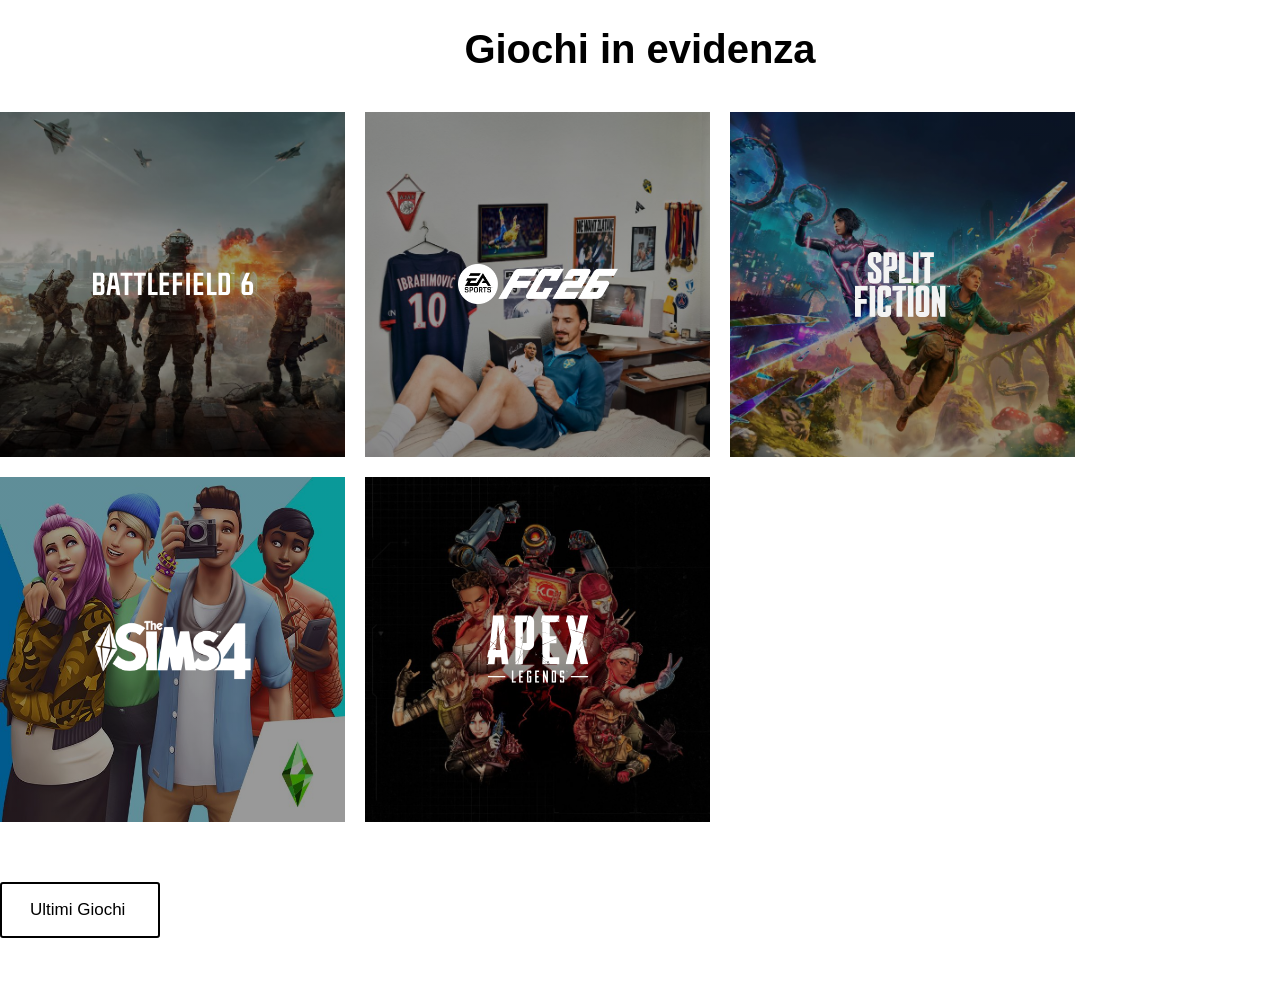
<file: giochi-in-evidenza.html>
<!doctype html>
<html lang="it">
  <head>
    <meta charset="UTF-8" />
    <meta name="viewport" content="width=device-width, initial-scale=1.0" />
    <title>Giochi In Evidenza</title>
    <link rel="stylesheet" href="giochi-in-evidenza.css" />
  </head>
  <!-- INIZIO GRIGLIA CARDS GIOCHI IN EVIDENZA -->
  <body>
    <div class="containerGiochiEvidenza">
      <h1 class="titoloGiochiEvidenza">Giochi in evidenza</h1>
      <div class="containerCardsGiochi">
        <div class="bfLogo">
          <div class="content">
            <img src="./images/BF6 LOGO NAKED.svg" alt="BF6" />
            <span class="cta">Sito ufficiale</span>
          </div>
        </div>

        <div class="fcLogo">
          <div class="content">
            <img src="./images/FC26 LOGO NAKED.png" alt="FC26" />
            <span class="cta">Sito ufficiale</span>
          </div>
        </div>

        <div class="splitLogo">
          <div class="content">
            <img
              src="./images/SPLIT FICTION LOGO NAKED.png"
              alt="SPLIT FICTION"
            />
            <span class="cta">Sito ufficiale</span>
          </div>
        </div>

        <div class="thesimsLogo">
          <div class="content">
            <img src="./images/THE SIMS LOGO NAKED.png" alt="THESIMS4" />
            <span class="cta">Sito ufficiale</span>
          </div>
        </div>

        <div class="apexLogo">
          <div class="content">
            <img src="./images/APEX LOGO NAKED.svg" alt="APEX LEGEND" />
            <span class="cta">Sito ufficiale</span>
          </div>
        </div>
      </div>
      <button class="ultimiGiochi">Ultimi Giochi</button>
    </div>
    <!-- FINE GIOCHI IN EVIDENZA -->
  </body>
</html>
</file>
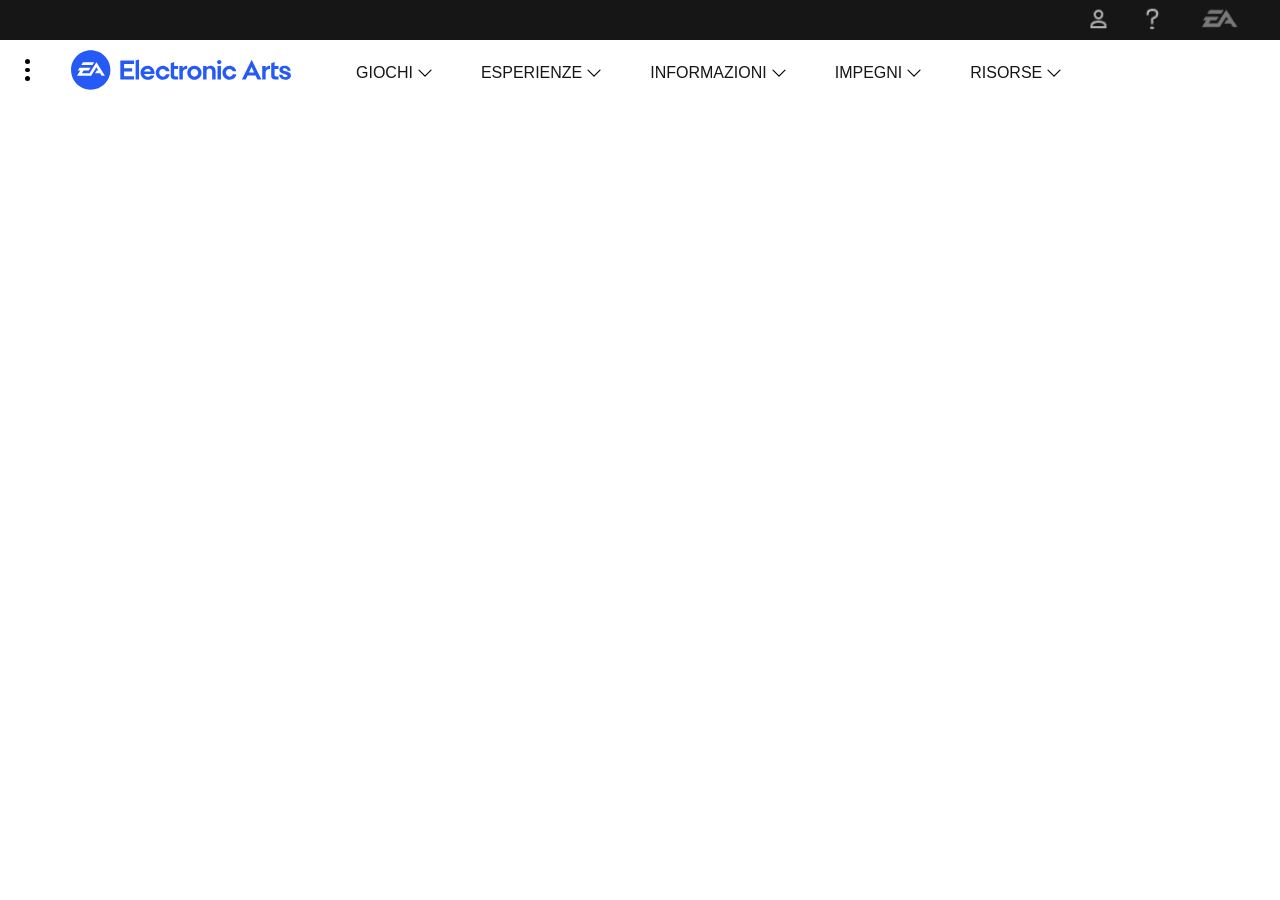
<file: navbar.html>
<!DOCTYPE html>
<html lang="en">
  <head>
    <meta charset="UTF-8" />
    <meta name="viewport" content="width=device-width, initial-scale=1.0" />
    <link rel="stylesheet" href="navbar.css" />
    <title>EA Sports</title>
  </head>
  <body>
    <!-- INIZIO HEADER -->
    <header>
      <div class="bannerTop">
        <div class="logoContainer">
          <img
            src="./images/profile_icon.png"
            alt="Profile button"
            class="profileIcon"
          />
          <img
            src="./images/questionmark_icon.png"
            alt="Help button"
            class="helpButton"
          />
          <img src="./images/ea_icon.png" alt="Ea logo" class="eaIcon" />
        </div>
      </div>
      <nav>
        <div class="hamburgerMenu">
          <span class="hamburger"></span>
          <span class="hamburger"></span>
          <span class="hamburger"></span>
        </div>

        <img
          src="./images/ea-wordmark-network-nav-coral.svg"
          alt="EA LOGO"
          class="eaLogo"
        />
        <ul class="ulContainer">
          <li class="navItem">
            <a href="*">GIOCHI</a
            ><svg
              class="chevronContainer"
              xmlns="web-evening4-team1-progetto-1\images\chevron-bottom-svgrepo-com.svg"
              width="3em"
              height="1.5em"
              viewBox="12 -4 20 20"
              fill="none"
            >
              <rect width="24" height="24" fill="white" />
              <path
                class="chevron"
                d="M17 9.5L12 14.5L7 9.5"
                stroke="#000000"
                stroke-linecap="round"
                stroke-linejoin="round"
              />
            </svg>
          </li>
          <li class="navItem">
            <a href="*">ESPERIENZE</a
            ><svg
              class="chevronContainer"
              xmlns="web-evening4-team1-progetto-1\images\chevron-bottom-svgrepo-com.svg"
              width="3em"
              height="1.5em"
              viewBox="12 -4 20 20"
              fill="none"
            >
              <rect width="24" height="24" fill="white" />
              <path
                class="chevron"
                d="M17 9.5L12 14.5L7 9.5"
                stroke="#000000"
                stroke-linecap="round"
                stroke-linejoin="round"
              />
            </svg>
          </li>
          <li class="navItem">
            <a href="*">INFORMAZIONI</a
            ><svg
              class="chevronContainer"
              xmlns="web-evening4-team1-progetto-1\images\chevron-bottom-svgrepo-com.svg"
              width="3em"
              height="1.5em"
              viewBox="12 -4 20 20"
              fill="none"
            >
              <rect width="24" height="24" fill="white" />
              <path
                class="chevron"
                d="M17 9.5L12 14.5L7 9.5"
                stroke="#000000"
                stroke-linecap="round"
                stroke-linejoin="round"
              />
            </svg>
          </li>
          <li class="navItem">
            <a href="*">IMPEGNI</a
            ><svg
              class="chevronContainer"
              xmlns="web-evening4-team1-progetto-1\images\chevron-bottom-svgrepo-com.svg"
              width="3em"
              height="1.5em"
              viewBox="12 -4 20 20"
              fill="none"
            >
              <rect width="24" height="24" fill="white" />
              <path
                class="chevron"
                d="M17 9.5L12 14.5L7 9.5"
                stroke="#000000"
                stroke-linecap="round"
                stroke-linejoin="round"
              />
            </svg>
          </li>
          <li class="navItem">
            <a href="*">RISORSE</a
            ><svg
              class="chevronContainer"
              xmlns="web-evening4-team1-progetto-1\images\chevron-bottom-svgrepo-com.svg"
              width="3em"
              height="1.5em"
              viewBox="12 -4 20 20"
              fill="none"
            >
              <rect width="24" height="24" fill="white" />
              <path
                class="chevron"
                d="M17 9.5L12 14.5L7 9.5"
                stroke="#000000"
                stroke-linecap="round"
                stroke-linejoin="round"
              />
            </svg>
          </li>
        </ul>
      </nav>
    </header>
    <!-- FINE HEADER -->
  </body>
</html>
</file>
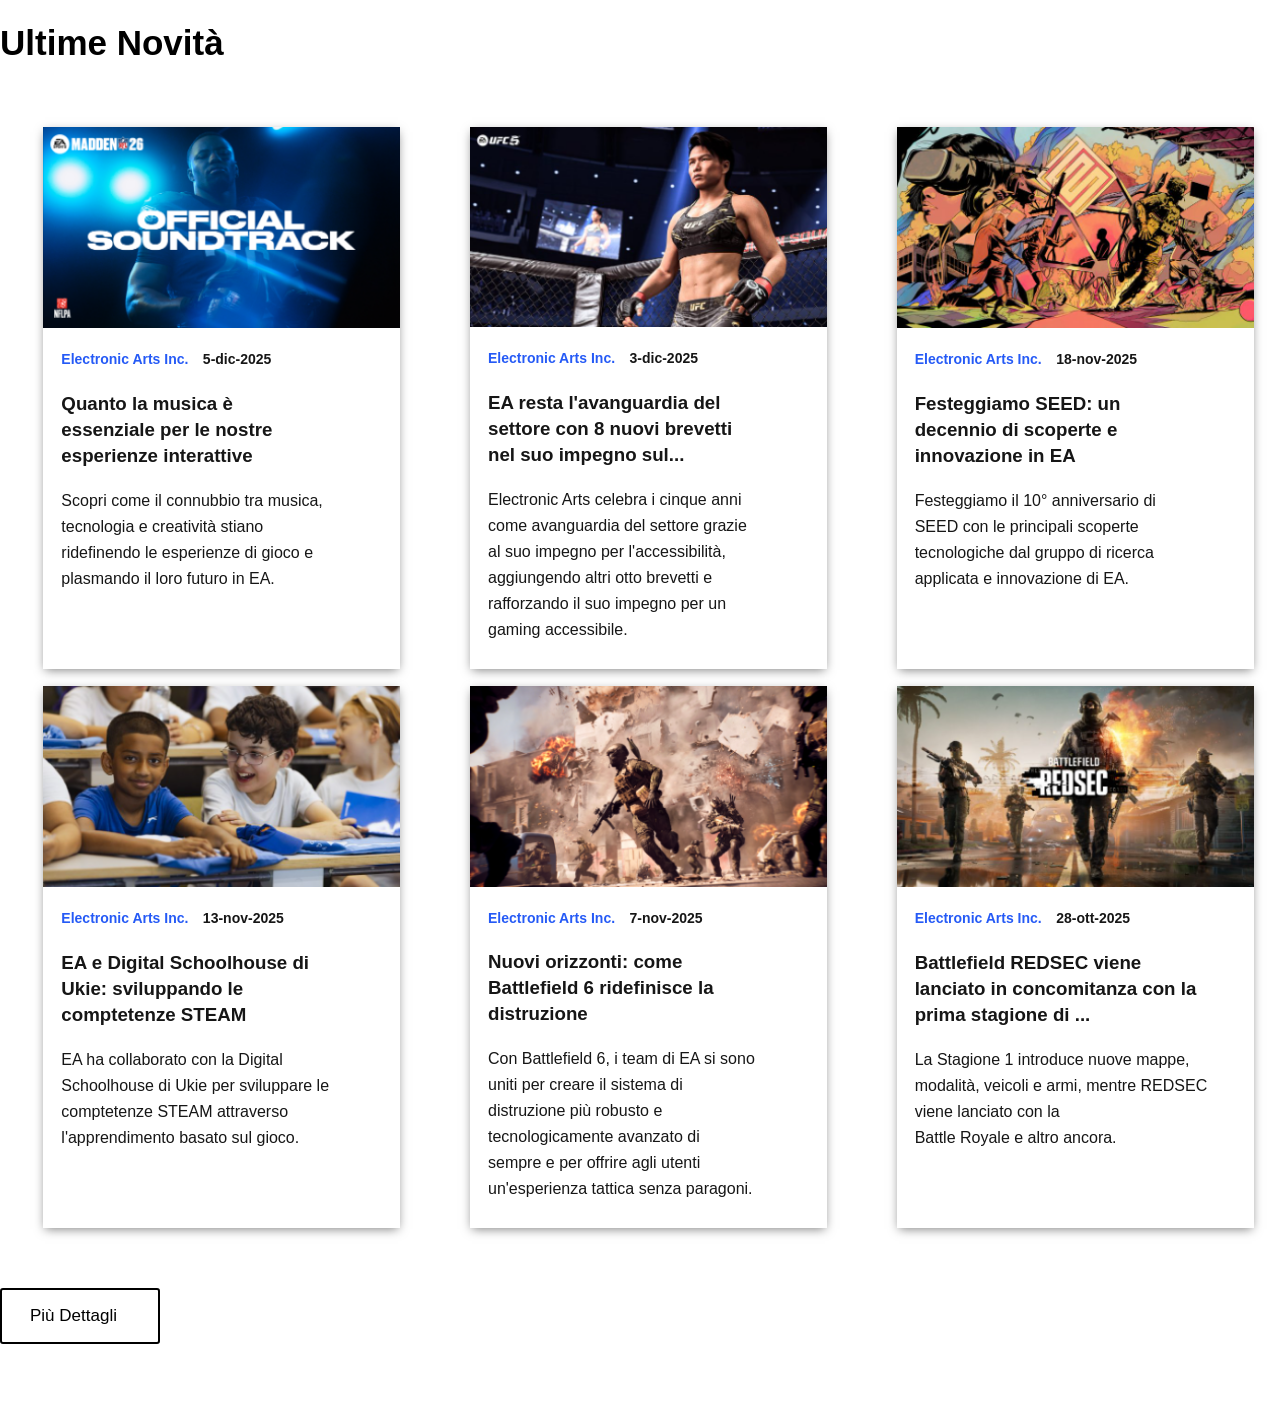
<file: ultime-novità.html>
<!DOCTYPE html>
<html lang="it">
  <head>
    <meta charset="UTF-8" />
    <meta name="viewport" content="width=device-width, initial-scale=1.0" />
    <title>Ultime Novità</title>
    <link rel="stylesheet" href="ultime-novità.css" />
  </head>
  <body>
    <!--INIZIO GRIGLIA CARDS ULTIME NOVITA'-->

    <div class="containerUltimeNovita">
      <h1 class="titoloUltimeNovita">Ultime Novità</h1>
      <div class="containerCards">
        <div class="card">
          <img src="./images/Card_1.png" alt="Madden 26 official soundtrack" />
          <div class="itemsContainer">
            <span class="logoEa">Electronic Arts Inc.</span>
            <span class="releaseDate">5-dic-2025</span>
            <h3 class="titoloCardNovita">
              Quanto la musica è <br />essenziale per le nostre <br />esperienze
              interattive
            </h3>
            <p>
              Scopri come il connubbio tra musica,<br />
              tecnologia e creatività stiano<br />
              ridefinendo le esperienze di gioco e<br />
              plasmando il loro futuro in EA.
            </p>
          </div>
        </div>
        <div class="card">
          <img src="./images/Card_2.png" alt="UFC 5" />
          <div class="itemsContainer">
            <span class="logoEa">Electronic Arts Inc.</span>
            <span class="releaseDate">3-dic-2025</span>
            <h3 class="titoloCardNovita">
              EA resta l'avanguardia del <br />settore con 8 nuovi brevetti
              <br />nel suo impegno sul...
            </h3>
            <p>
              Electronic Arts celebra i cinque anni <br />come avanguardia del
              settore grazie <br />al suo impegno per l'accessibilità,
              <br />aggiungendo altri otto brevetti e<br />
              rafforzando il suo impegno per un<br />
              gaming accessibile.
            </p>
          </div>
        </div>
        <div class="card">
          <img src="./images/Card_3.png" alt="We See Farther" />
          <div class="itemsContainer">
            <span class="logoEa">Electronic Arts Inc.</span>
            <span class="releaseDate">18-nov-2025</span>
            <h3 class="titoloCardNovita">
              Festeggiamo SEED: un<br />
              decennio di scoperte e<br />
              innovazione in EA
            </h3>
            <p>
              Festeggiamo il 10° anniversario di <br />SEED con le principali
              scoperte<br />
              tecnologiche dal gruppo di ricerca <br />applicata e innovazione
              di EA.
            </p>
          </div>
        </div>
        <div class="card">
          <img src="./images/Card_4.png" alt="Competenze STEAM" />
          <div class="itemsContainer">
            <span class="logoEa">Electronic Arts Inc.</span>
            <span class="releaseDate">13-nov-2025</span>
            <h3 class="titoloCardNovita">
              EA e Digital Schoolhouse di<br />
              Ukie: sviluppando le<br />
              comptetenze STEAM
            </h3>
            <p>
              EA ha collaborato con la Digital<br />
              Schoolhouse di Ukie per sviluppare le<br />
              comptetenze STEAM attraverso <br />l'apprendimento basato sul
              gioco.
            </p>
          </div>
        </div>
        <div class="card">
          <img src="./images/Card_5.png" alt="Battlefield 6" />
          <div class="itemsContainer">
            <span class="logoEa">Electronic Arts Inc.</span>
            <span class="releaseDate">7-nov-2025</span>
            <h3 class="titoloCardNovita">
              Nuovi orizzonti: come<br />
              Battlefield 6 ridefinisce la<br />
              distruzione
            </h3>
            <p>
              Con Battlefield 6, i team di EA si sono<br />
              uniti per creare il sistema di<br />
              distruzione più robusto e<br />
              tecnologicamente avanzato di <br />sempre e per offrire agli
              utenti<br />
              un'esperienza tattica senza paragoni.
            </p>
          </div>
        </div>
        <div class="card">
          <img src="./images/Card_6.png" alt="Battlefield Redsec" />
          <div class="itemsContainer">
            <span class="logoEa">Electronic Arts Inc.</span>
            <span class="releaseDate">28-ott-2025</span>
            <h3 class="titoloCardNovita">
              Battlefield REDSEC viene<br />
              lanciato in concomitanza con la <br />prima stagione di ...
            </h3>
            <p>
              La Stagione 1 introduce nuove mappe, <br />modalità, veicoli e
              armi, mentre REDSEC viene lanciato con la<br />
              Battle Royale e altro ancora.
            </p>
          </div>
        </div>
      </div>

      <button class="piuDettagli">Più Dettagli</button>
    </div>

    <!--FINE GRIGLIA CARDS ULTIME NOVITA'-->
  </body>
</html>
</file>
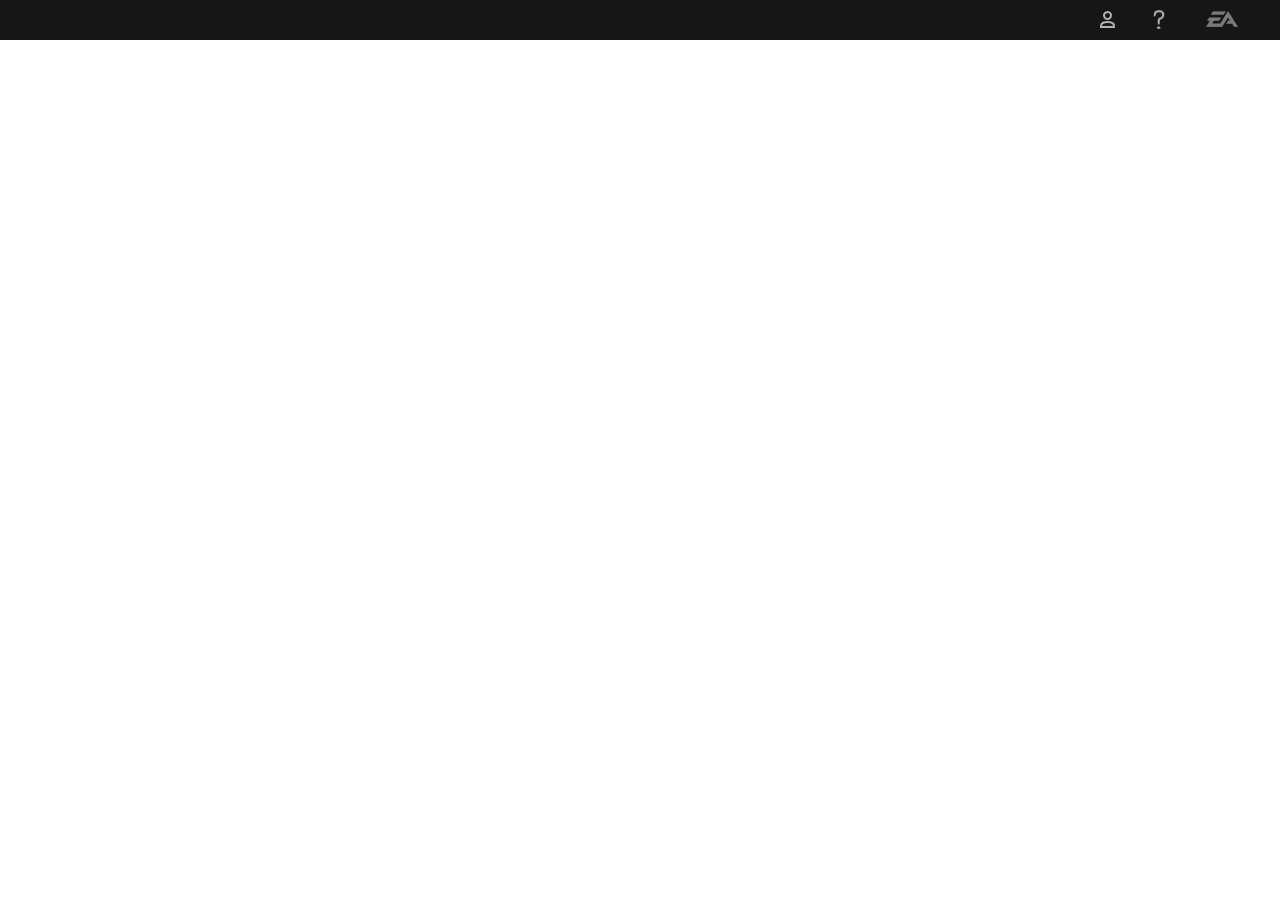
<file: componentiHTML/header.html>
<!DOCTYPE html>
<html lang="en">
<head>
    <meta charset="UTF-8">
    <meta name="viewport" content="width=device-width, initial-scale=1.0">
    <link rel="stylesheet" href="../css/header.css">
    <title>Document</title>
</head>
<body>
    <!-- NAVBAR -->
    <div class="bannerTop">
      <div class="logoContainer">
        <img src="../images/profile_icon.png" class="profileIcon" />
        <img src="../images/questionmark_icon.png" class="helpButton" />
        <img src="../images/ea_icon.png" class="eaIcon" />
      </div>
    </div>

    <!-- PROFILE MENU -->
    <div class="overlay user-menu-overlay" id="profileMenu">
      <button class="close-btn" id="closeProfile">&times;</button>

      <div class="user-section">
        <a href="#" class="user-button">
          <img src="../images/profilo.jpg" class="user-image" />
          <span class="user-text">Accedi</span>
        </a>

        <a href="#" class="user-button">
          <img src="../images/2eaf2440-dd37-4745-a2fc-1c49b206c13b.jpg" class="user-image" />
          <span class="user-text">Crea account</span>
        </a>
      </div>
    </div>

    <!-- HELP MENU -->
    <div class="overlay help-menu-overlay" id="helpMenu">
      <button class="close-btn" id="closeHelp">&times;</button>

      <div class="support-section">
        <h2 class="main-title">TI SERVE AIUTO?</h2>

        <div class="grid-container">
          <div class="card">
            <img src="../images/foto-1.jpg" class="support-img" width="36px" height="36px" />
            <p>Verificare il mio accesso EA</p>
          </div>

          <div class="card">
            <img src="../images/foto-2.jpg" class="support-img" />
            <p>Collegare i tuoi account di una piattaforma al tuo account EA</p>
          </div>

          <div class="card">
            <img src="../images/foto-1.jpg" class="support-img" />
            <p>Come posso riscattare un codice?</p>
          </div>

          <div class="card">
            <img src="../images/foto-3.jpg" class="support-img" />
            <p>Non riesco a giocare online!</p>
          </div>
        </div>
      <div class="help-footer">
    Non riesci a trovare quello che cerchi?
    Vai a <span>EA Help</span> oppure <span>EA Forums</span>.
  </div>
</div>
<script src="../js/header.js"></script>
</body>
</html>
</file>
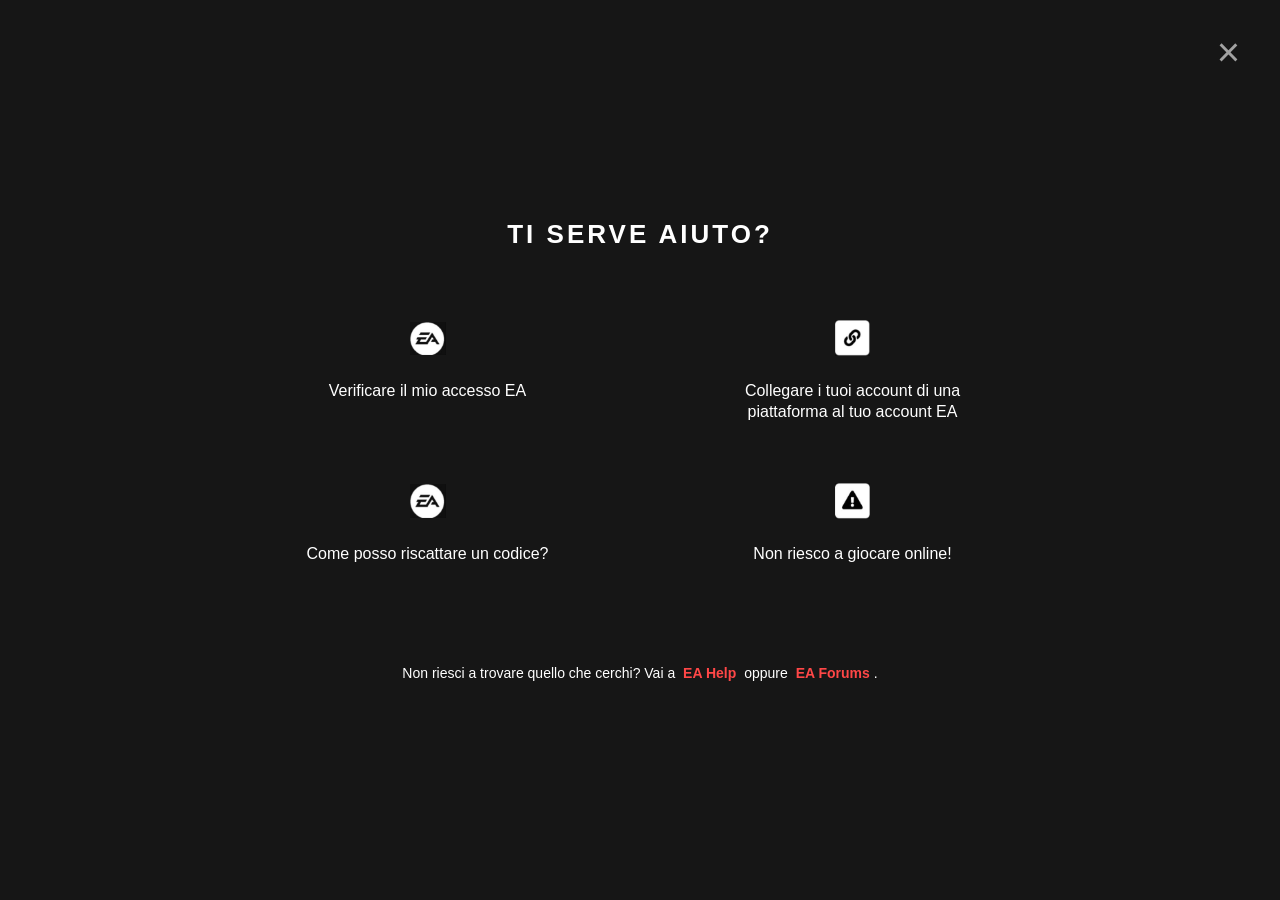
<file: html/aiuto.html>
<!DOCTYPE html>
<html lang="it">
 <head>
   <meta charset="UTF-8">
   <meta name="viewport" content="width=device-width, initial-scale=1.0">
   <title>EA Support Page</title>
   <link rel="stylesheet" href="aiuto.css">
 </head>
 <body>
   <div class="top-bar">
     <button class="close-btn">&times;</button>
   </div>
   <section class="support-section">
     <h2 class="main-title">TI SERVE AIUTO?</h2>
     <div class="grid-container">
       <div class="card">
         <img src="../images/accesso.jpg" alt="Accesso EA" class="support-img">
         <p>Verificare il mio accesso EA</p>
       </div>
       <div class="card">
         <img src="../images/collegamento.jpg" alt="Collega Account" class="support-img">
         <p>Collegare i tuoi account di una piattaforma al tuo account EA</p>
       </div>
       <div class="card">
         <img src="../images/accesso.jpg" alt="Riscatta Codice" class="support-img">
         <p>Come posso riscattare un codice?</p>
       </div>
       <div class="card">
         <img src="../images/aiuto.jpg" alt="Errore Online" class="support-img">
         <p>Non riesco a giocare online!</p>
       </div>
      </div>
      <p class="footer-help">
          Non riesci a trovare quello che cerchi? Vai a <a href="#">EA Help</a> oppure <a href="#">EA Forums</a>.
        </p>
   </section>
 </body>
</html>
</file>
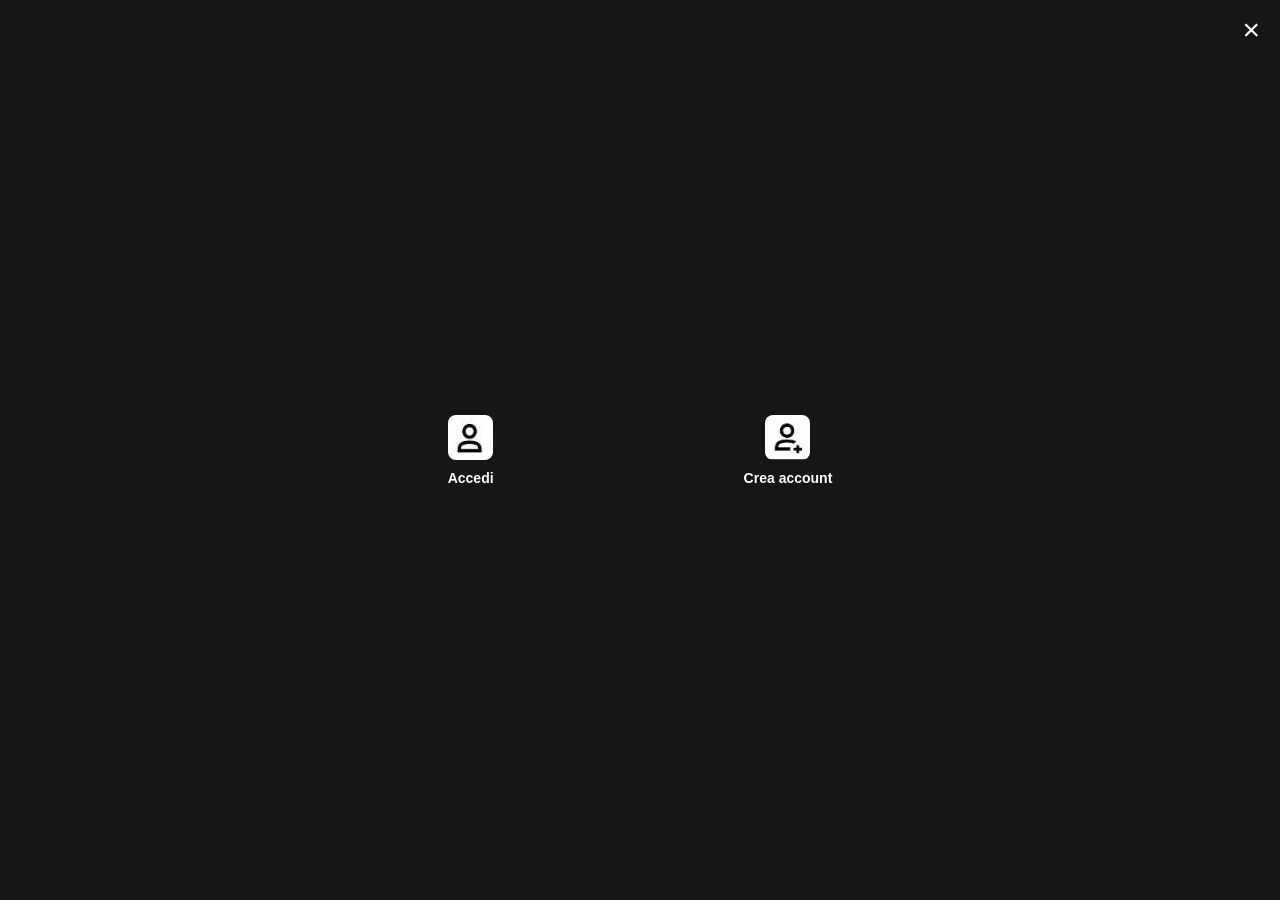
<file: html/blackBanner.html>
<!DOCTYPE html>
<html lang="it">
 <head>
    <meta charset="UTF-8">
    <meta name="viewport" content="width=device-width, initial-scale=1.0">
    <title>Area Utente EA</title>
    <link rel="stylesheet" href = "blackBanner.css">
 </head>
 <body>
    <div class="user-menu-overlay">
       <button class="close-btn">&times;</button>
       <div class="user-section">
           <a href="#" class="user-button">
             <img src="../images/accedi.jpg" alt="Accedi" class="user-image">
             <span class="user-text">Accedi</span>
           </a>
           <a href="#" class="user-button">
             <img src="../images/registrati.jpg" alt="Crea account" class="user-image">
             <span class="user-text">Crea account</span>
            </a>
        </div>
    </div>
 </body>
</html>
</file>
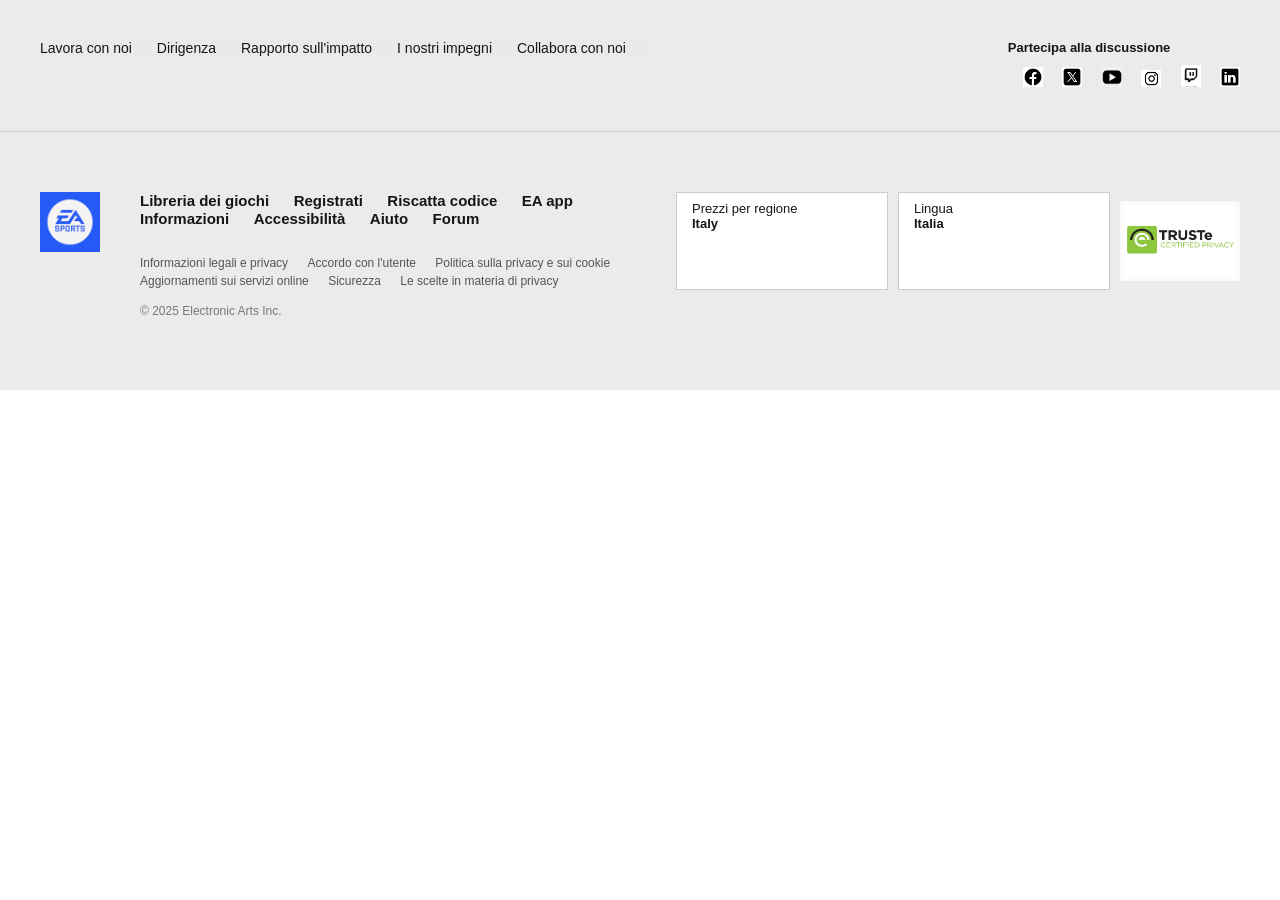
<file: html/footer.html>
<!doctype html>
<html lang="it">
  <head>
    <meta charset="UTF-8" />
    <meta name="viewport" content="width=device-width, initial-scale=1.0" />
    <title>Progetto Footer EA Sports</title>
    <link rel="stylesheet" href="../css/footer.css" />
  </head>
  <body>
    <footer class="main-footer">
      <div class="footer-top">
        <div class="footer-container">
          <nav class="footer-links-primary">
            <a href="#">Lavora con noi</a>
            <a href="#">Dirigenza</a>
            <a href="#">Rapporto sull'impatto</a>
            <a href="#">I nostri impegni</a>
            <a href="#">Collabora con noi</a>
          </nav>
          <div class="footer-social">
            <span>Partecipa alla discussione</span>
            <div class="social-icons">
              <img src="../images/facebook-new.jpg" alt="FB" />
              <img src="../images/twitterx.jpg" alt="X" />
              <img
                src="../images/png-clipart-youtube-computer-icons-youtube-angle-rectangle.png"
                alt="YT"
              />
              <img
                src="../images/8385736-instagram-social-media-icona-simbolo-elemento-illustrazione-gratuito-vettoriale.jpg"
                alt="IG"
              />
              <img
                src="../images/twitch-logo-icon-social-media-260nw-1211628433.webp"
                alt="Twitch"
              />
              <img src="../images/linkedin.jpg" alt="In" />
            </div>
          </div>
        </div>
      </div>
      <div class="footer-bottom">
        <div class="footer-container">
          <div class="footer-branding">
            <img src="../images/unnamed.png" alt="Logo" class="footer-logo" />
          </div>
          <div class="footer-content">
            <div class="footer-nav-secondary">
              <a href="#">Libreria dei giochi</a>
              <a href="#">Registrati</a>
              <a href="#">Riscatta codice</a>
              <a href="#">EA app</a>
              <a href="#">Informazioni</a>
              <a href="#">Accessibilità</a>
              <a href="#">Aiuto</a>
              <a href="#">Forum</a>
            </div>
            <div class="footer-legal">
              <div class="legal-links">
                <a href="#">Informazioni legali e privacy</a>
                <a href="#">Accordo con l'utente</a>
                <a href="#">Politica sulla privacy e sui cookie</a>
                <a href="#">Aggiornamenti sui servizi online</a>
                <a href="#">Sicurezza</a>
                <a href="#">Le scelte in materia di privacy</a>
              </div>
              <p class="copyright">© 2025 Electronic Arts Inc.</p>
            </div>
          </div>
          <div class="footer-selectors">
            <div class="selector-box" id="country-selector">
              Prezzi per regione <span id="current-country">Italy</span>
              <div id="countries-list" class="countries-dropdown hidden"></div>
            </div>
            <div class="selector-box" id="language-selector">
              Lingua <span id="current-language">Italia</span>
              <div id="languages-list" class="countries-dropdown hidden"></div>
            </div>
            <img
              src="../images/truste_logo.jpg"
              alt="TRUSTe"
              class="truste-logo"
            />
          </div>
        </div>
      </div>
    </footer>
    <script src="../js/selector-class.js"></script>
    <script src="../js/regione.js"></script>
    <script src="../js/lingua.js"></script>
  </body>
</html>
</file>
<file: giochi-in-evidenza.css>
body {
  margin: 0;
  padding: 0;
  background-color: white;
  font-family: Verdana, Geneva, Tahoma, sans-serif;
}

.containerGiochiEvidenza {
  justify-items: center;
}

.containerCardsGiochi {
  display: grid;
  grid-template-columns: repeat(3, 345px);
  grid-template-rows: repeat(2, 345px);
  gap: 20px;
  margin-top: 20px;
}

.bfLogo {
  background-image:
    linear-gradient(rgba(0, 0, 0, 0.4), rgba(0, 0, 0, 0.4)),
    url(./images/BF6\ NAKED.jpg);
  align-content: center;
  background-size: cover;
}

.bfLogo img {
  width: 160px;
  height: 160px;
}

.fcLogo {
  background-image:
    linear-gradient(rgba(0, 0, 0, 0.4), rgba(0, 0, 0, 0.4)),
    url(./images/FC26\ NAKED.jpg);
  align-content: center;
  background-size: cover;
}

.fcLogo img {
  width: 160px;
  height: 40px;
}

.splitLogo {
  background-image:
    linear-gradient(rgba(0, 0, 0, 0.4), rgba(0, 0, 0, 0.4)),
    url(./images/SPLIT\ FICTION\ NAKED.jpg);
  align-content: center;
  background-size: cover;
}

.splitLogo img {
  width: 95px;
  height: 65px;
}

.thesimsLogo {
  background-image:
    linear-gradient(rgba(0, 0, 0, 0.4), rgba(0, 0, 0, 0.4)),
    url(./images/THE\ SIMS\ NAKED.jpg);
  align-content: center;
  background-size: cover;
}

.thesimsLogo img {
  width: 163px;
  height: 63px;
}

.apexLogo {
  background-image:
    linear-gradient(rgba(0, 0, 0, 0.4), rgba(0, 0, 0, 0.4)),
    url(./images/APEX\ NAKED.jpg);
  align-content: center;
  background-size: cover;
}

.apexLogo img {
  width: 105px;
  height: 170px;
}

.ultimiGiochi {
  display: flex;
  justify-self: center;
}

.titoloGiochiEvidenza {
  margin-bottom: 40px;
  font-weight: 550;
  font-size: 40px;
  font-family: Verdana, Geneva, Tahoma, sans-serif;
  text-align: center;
}

.ultimiGiochi {
  margin-top: 60px;
  padding-bottom: 16px;
  padding-left: 28px;
  padding-right: 28px;
  padding-top: 16px;
  width: 160px;
  border: solid black 2px;
  background-color: unset;
  border-radius: 3px;
  margin-bottom: 60px;
  font-size: 17px;
}

.ultimiGiochi:hover {
  transform: scale(1.05);
  transition: 0.3 ease;
  transition-duration: 0.3s;
  transition-delay: 10ms;
  cursor: pointer;
}

.containerCardsGiochi > div {
  position: relative;
  overflow: hidden;
  cursor: pointer;
  display: flex;
  align-items: center;
  justify-content: center;
  height: 345px;
  background-position: center;
  background-size: cover;
  transition: transform 0.4s ease;
}

.containerCardsGiochi > div::before {
  content: "";
  position: absolute;
  inset: 0;

  background: linear-gradient(
    to left,
    rgba(241, 60, 60, 0.842) 0%,
    rgba(211, 84, 84, 0.815) 25%,
    rgba(37, 3, 56, 0.74) 85%
  );

  opacity: 0;
  transition: opacity 0.5s ease;
  z-index: 1;
}

.containerCardsGiochi > div:hover::before {
  opacity: 1;
}

.content {
  position: relative;
  z-index: 2;
  text-align: center;
  width: 100%;
  height: 100%;
  display: flex;
  align-items: center;
  justify-content: center;
  flex-direction: column;
}

.content img {
  max-width: 160px;
  transition: transform 0.4s ease;
  z-index: 2;
  margin-bottom: 90px;
}

.containerCardsGiochi img {
  max-width: 160px;
  display: block;
  margin: 0 auto;
  transition: transform 0.4s ease;
}

.containerCardsGiochi > div:hover img {
  transform: translateY(-70px);
}

.cta {
  position: absolute;
  top: 50%;
  left: 50%;
  transform: translate(-50%, -50%);
  opacity: 0;
  color: white;
  font-size: 18px;
  text-align: center;
  transition:
    opacity 0.4s ease,
    transform 0.4s ease;
  z-index: 3;
}

.containerCardsGiochi > div:hover .cta {
  opacity: 1;
  transform: translate(-50%, -50%) translateY(0);
}

/* RESPONSIVE */

@media (max-width: 1100px) {
  .containerCardsGiochi {
    grid-template-columns: repeat(2, 345px);
    grid-template-rows: auto;
  }
  .titoloGiochiEvidenza {
    font-size: 30px;
    text-align: center;
  }
}

@media (max-width: 768px) {
  .containerCardsGiochi {
    grid-template-columns: 345px;
    gap: 20px;
  }
  .titoloGiochiEvidenza {
    font-size: 29px;
    text-align: center;
  }
  .cardGiochi {
    width: 100%;
    height: 100%;
    justify-self: center;
  }
}
</file>
<file: navbar.css>
:root {
  --ea-theme-color: #255af6;
  --ea-font-family: Verdana, Geneva, Tahoma, sans-serif;
}

body {
  margin: 0;
  padding: 0;
  font-family: var(--ea-font-family);
}
/*** INIZIO NAVBAR ***/

.logoContainer {
  display: flex;
  padding: 0 32px 0 0;
  gap: 20px;
}

.bannerTop {
  background-color: #161616;
  width: 100%;
  min-width: 270px;
  height: 40px;
  display: flex;
  position: relative;
  justify-content: flex-end;
}

.profileIcon {
  box-sizing: border-box;
  padding: 3px;
}

.helpButton {
  box-sizing: border-box;
  padding: 3px;
}

.eaIcon {
  box-sizing: border-box;
  padding: 3px;
}

.eaIcon:hover {
  filter: brightness(1.3);
  cursor: pointer;
}

.helpButton:hover {
  filter: brightness(1.3);
  cursor: pointer;
}

.profileIcon:hover {
  filter: brightness(1.3);
  cursor: pointer;
}

nav {
  display: flex;
  width: 100%;
  position: sticky;
  height: 60px;
  background-color: #ffffff;
}

.hamburgerMenu {
  display: flex;
  flex-direction: column;
  width: 10px;
  gap: 4px;
  justify-content: center;
  margin-left: 25px;
  cursor: pointer;
}

.hamburger {
  background-color: black;
  width: 4.5px;
  border-radius: 120px;
  height: 4.5px;
}

.hamburgerMenu:hover .hamburger {
  background-color: var(--ea-theme-color);
}

.hamburgerMenu:hover {
  transform: scale(1.3);
  transition: transform 0.8;
  transition: 1 ease;
  transition-duration: 0.4s;
  transition-delay: 0.5ms;
}

.ulContainer {
  display: flex;
  list-style-type: none;
  justify-content: space-between;
  margin-left: 25px;
  margin-bottom: 20px;
  align-items: center;
  gap: 20px;
}

.navItem {
  cursor: pointer;
}

.navItem > a {
  text-decoration: none;
  color: #161616;
  font-weight: 500;
  margin-right: 0;
}

.navItem > a:hover {
  color: var(--ea-theme-color);
}

.eaLogo {
  width: 220px;
  height: 60px;
  box-sizing: border-box;
  cursor: pointer;
  margin-left: 36px;
  align-self: center;
}

.chevronContainer:hover {
  transition: transform 0.3s;
  transform: rotate(180deg);
}

.chevronContainer:hover .chevron {
  stroke: var(--ea-theme-color);
}

/*** FINE NAVBAR ***/

/* RESPONSIVE */

@media (max-width: 1032px) {
  .navItem {
    display: none;
  }
  .hamburger {
    width: 20px;
    height: 1.7px;
  }
  .eaLogo {
    width: 133px;
    height: 24px;
  }
}
@media (max-width: 1110px) {
  .ulContainer {
    gap: 7px;
    margin-left: 0px;
  }
}
</file>
<file: ultime-novità.css>
.containerUltimeNovita {
  width: 100%;
}
.card {
  width: 100%;
  align-self: center;
}
.itemsContainer {
  margin: 0;
}

@media (min-width: 1024px) {
  .containerCards {
    grid-template-columns: repeat(3, 1fr);
    grid-template-rows: repeat(2, 1fr);
    justify-self: center;
  }
  .card {
    width: 357px;
    height: 542px;
  }
}

@media (min-width: 768px) and (max-width: 1024px) {
  .containerCards {
    display: flex;
    flex-direction: row;
  }
  .card {
    width: 90%;
    height: 542px;
  }
}
@media (max-width: 1024px) {
  .containerCards {
    grid-template-columns: repeat(2, 1fr);
    grid-template-rows: repeat(auto);
    width: auto;
  }
}

@media (max-width: 768px) {
  .containerCards {
    grid-template-columns: 1fr;
    width: auto;
    margin: 0 auto;
    margin-right: 17px;
  }
  .card img {
    display: none;
  }
  .containerUltimeNovita {
    width: 100%;
  }
  .card {
    align-self: center;
    width: 100%;
    text-align: center;
    height: 100%;
  }
  .itemsContainer {
    display: flex;
    flex-direction: column;
  }
  .card p {
    display: none;
  }
}

body {
  margin: 0;
  padding: 0;
  background-color: white;
  font-family: Verdana, Geneva, Tahoma, sans-serif;
}

.card {
  background-color: rgb(255, 255, 255);
  box-shadow: rgba(0, 0, 0, 0.5) 0px 3px 10px -2px;
  box-sizing: border-box;
  color: #161616;
  display: flex;
  flex-direction: column;
  font-family: Verdana, Geneva, Tahoma, sans-serif;
  font-size: 16px;
  line-height: 26px;
}

.itemsContainer {
  margin: 18px;
}

.containerUltimeNovita {
  justify-self: center;
}

.containerCards {
  display: grid;
  gap: 17px;
  margin-top: 64px;

  margin-left: 17px;
  justify-items: center;
}

.logoEa {
  color: #255af6;
  font-weight: 600;
  font-size: 14px;
}

.releaseDate {
  font-weight: 600;
  font-size: 14px;
  margin-left: 10px;
}

.titoloUltimeNovita,
.piuDettagli {
  display: flex;
  flex-direction: column;
  justify-self: center;
}

.titoloUltimeNovita {
  margin-bottom: 0px;
  font-weight: 600;
  font-size: 35px;
  font-family: Verdana, Geneva, Tahoma, sans-serif;
}

.piuDettagli {
  margin-top: 60px;
  padding-bottom: 16px;
  padding-left: 28px;
  padding-right: 28px;
  padding-top: 16px;
  width: 160px;
  border: solid black 2px;
  background-color: unset;
  border-radius: 3px;
  margin-bottom: 60px;
  font-size: 17px;
}

.card:hover {
  transform: translateY(-8px);
  box-shadow: rgba(0, 0, 0, 0.5) 0px 15px 30px;
  cursor: pointer;
  transition: 1 ease;
  transition-duration: 0.6s;
  transition-delay: 30ms;
}

.piuDettagli:hover {
  transform: scale(1.05);
  transition: 0.3 ease;
  transition-duration: 0.3s;
  transition-delay: 10ms;
  cursor: pointer;
}
</file>
<file: css/header.css>
:root {
  --ea-font-family: Verdana, Geneva, Tahoma, sans-serif;
}

* {
  margin: 0;
  padding: 0;
  box-sizing: border-box;
}

body {
  font-family: var(--ea-font-family);
}

/*** NAVBAR ***/
.bannerTop {
  background-color: #161616;
  width: 100%;
  height: 40px;
  display: flex;
  justify-content: flex-end;
  align-items: center;
  position: relative;
  z-index: 1010;
}

.logoContainer {
  display: flex;
  padding-right: 32px;
  gap: 20px;
}

.profileIcon,
.helpButton,
.eaIcon {
  padding: 3px;
  cursor: pointer;
  transition: 0.2s;
}

.profileIcon:hover,
.helpButton:hover,
.eaIcon:hover {
  filter: brightness(1.3);
}

.overlay {
  position: fixed;
  top: 40px;
  left: 0;
  width: 100%;
  transform: translateY(-100%);
  opacity: 0;
  transition:
    transform 0.4s ease,
    opacity 0.4s ease;
  /* z-index: 1000; */
}

.overlay.show {
  transform: translateY(0);
  opacity: 1;
}

.user-menu-overlay {
  height: 450px; /*<-- spazio nero */
  background-color: #161616;
  display: flex;
  justify-content: center;
  align-items: center;
  position: absolute;
  z-index: 1000;
}

.user-section {
  display: flex;
  gap: 250px; /*<-- distanza icone*/
}

.user-button {
  display: flex;
  flex-direction: column;
  align-items: center;
  text-decoration: none;
}

.user-image {
  width: 40px;
  margin-bottom: 8px;
}

.user-text {
  color: white;
  font-size: 14px;
}

.help-menu-overlay {
  height: calc(90vh - 40px);
  background: linear-gradient(#0b0e12, #1a1f26);
  display: flex;
  justify-content: center;
  align-items: center;
  position: absolute;
  z-index: 1000;
}

.support-section {
  text-align: center;
  width: 100%;
  max-width: 900px;
}

.main-title {
  color: white;
  font-size: 28px;
  letter-spacing: 3px;
  margin-bottom: 60px;
}

.grid-container {
  display: grid;
  grid-template-columns: repeat(2, 1fr);
  gap: 60px 0px;
  justify-items: center;
}

.card-header {
  text-align: center;
  color: white;
  cursor: pointer;
  transition: transform 0.2s ease;
}

.card-header:hover {
  transform: scale(1.05);
}

.support-img {
  width: 36px;
  margin-bottom: 36px;
}

.card-header p {
  font-size: 14px;
  max-width: 180px;
  line-height: 1.4;
}

/*** CLOSE BTN ***/
.close-btn {
  position: absolute;
  top: 15px;
  right: 25px;
  background: none;
  border: none;
  color: white;
  font-size: 30px;
  cursor: pointer;
}
.footer-help {
  font-size: 14px;
  color: #ffffff;
  padding-top: 20px;
}

.footer-help a {
  color: #ff4747;
  text-decoration: none;
  font-weight: bold;
  padding: 0 4px;
}

.footer-help a:hover {
  text-decoration: underline;
}

.help-footer {
  margin-top: 60px;
  color: #ccc;
  font-size: 13px;
  text-align: center;
}

.help-footer span {
  color: #ff4747;
  cursor: pointer;
}

@media (max-width: 768px) {
  .grid-container {
    grid-template-columns: 1fr;
    gap: 50px;
  }

  .top-bar {
    top: 20px;
    right: 20px;
  }
}
</file>
<file: html/aiuto.css>
* {
    margin: 0;
    padding: 0;
    box-sizing: border-box;
}

body {
    background-color: #161616; 
    color: #ffffff;
    font-family: 'Roboto', sans-serif;
    min-height: 100vh;
    display: flex;
    flex-direction: column;
    align-items: center;
    justify-content: center;
    position: relative;
    padding: 40px 20px;
}

.top-bar {
    position: absolute;
    top: 30px;
    right: 40px;
}

.close-btn {
    background: none;
    border: none;
    color: #ffffff;
    font-size: 40px;
    font-weight: 300;
    cursor: pointer;
    opacity: 0.6;
    transition: opacity 0.2s;
}

.close-btn:hover {
    opacity: 1;
}

.support-section {
    max-width: 850px;
    width: 100%;
    text-align: center;
}

.main-title {
    font-family: 'Oswald', sans-serif;
    font-size: 26px;
    letter-spacing: 3px;
    margin-bottom: 70px; 
    text-transform: uppercase;
}

.grid-container {
    display: grid;
    grid-template-columns: repeat(2, 1fr); 
    gap: 60px 0px; 
    margin-bottom: 80px; 
}

.card {
    display: flex;
    flex-direction: column;
    align-items: center;
    cursor: pointer;
}

.support-img {
    width: 36px;
    height: 36px;
    object-fit: contain;
    margin-bottom: 25px;
}

.card p {
    font-size: 16px;
    line-height: 1.3;
    font-weight: 400;
    max-width: 260px; 
}

.footer-help {
    font-size: 14px;
    color: #ffffff;
    padding-top: 20px;
}

.footer-help a {
    color: #ff4747; 
    text-decoration: none;
    font-weight: bold;
    padding: 0 4px;
}

.footer-help a:hover {
    text-decoration: underline;
}

@media (max-width: 768px) {
    .grid-container {
        grid-template-columns: 1fr;
        gap: 50px;
    }
    
    .top-bar {
        top: 20px;
        right: 20px;
    }
}
</file>
<file: html/blackBanner.css>
* {
    margin: 0;
    padding: 0;
    box-sizing: border-box;
}
body {
    background-color: #161616;
    font-family: "Segoe UI", sans-serif;
}
.user-menu-overlay {
    position: relative;
    width: 100%;
    min-height: 100vh;
    background-color: #161616;
    padding: 40px 20px;
    display: flex;
    justify-content: center; 
    align-items: center;
}
.close-btn {
    position: absolute;
    top: 15px;
    right: 20px;
    background: none;
    border: none;
    color: white;
    font-size: 30px;
    cursor: pointer;
    line-height: 1;
    transition: color 0.2s;
}
.close-btn:hover {
    color: #ff4747; 
}
.user-section {
    display: flex;
    gap: 250px;
}
.user-button {
    display: flex;
    flex-direction: column;
    align-items: center;
    text-decoration: none;
}
.user-button:hover {
    opacity: 0.7;
}
.user-image {
    width: 45px;
    height: 45px;
    border-radius: 8px;
    margin-bottom: 10px;
}
.user-text {
    color: white;
    font-size: 14px;
    font-weight: bold;
}
@media (max-width: 600px) {
    .user-section {
        gap: 40px; 
    }
    .user-image {
        width: 40px; 
        height: 40px;
    }
    .user-text {
        font-size: 12px; 
    }
    .close-btn {
        top: 10px;
        right: 15px;
    }
}
</file>
<file: css/footer.css>
:root {
  --bg-light: #ebebeb;
  --text-color: #161616;
  --link-hover: #ff4747;
}
body {
  margin: 0;
  font-family: "Arial", sans-serif;
}
.main-footer {
  background-color: var(--bg-light);
  color: var(--text-color);
  padding-bottom: 40px;
}
.footer-container {
  max-width: 1200px;
  margin: 0 auto;
  display: flex;
  justify-content: space-between;
  align-items: flex-start;
  padding: 20px;
  position: relative;
}
.footer-list-container {
  display: none;
  position: absolute;
  bottom: 70px;
  left: 20px;
  background: #ffffff;
  border: 1px solid #ddd;
  padding: 25px;
  z-index: 999;
  width: 650px;
  box-shadow: 0 -5px 15px rgba(0, 0, 0, 0, 1);
  display: grid;
  grid-template-columns: repeat(3, 1fr);
  gap: 15px 25px;
}
.footer-list-container.show {
  display: grid !important;
}
.countries-dropdown {
  display: grid;
  grid-template-columns: repeat(3, 1fr);
  gap: 10px 25px;
  position: absolute;
  bottom: 100%;
  right: 0;
  background-color: white;
  border: 1px solid #ddd;
  padding: 25px;
  width: 650px;
  z-index: 1000;
  box-shadow: 0 -5px 15px rgba(0, 0, 0, 0.1);
}
.countries-dropdown {
  display: grid !important;
  grid-template-columns: repeat(3, 1fr);
}
.footer-top {
  border-bottom: 1px solid #ccc;
  padding: 20px 0;
}
.footer-links-primary {
  display: flex;
  flex-wrap: wrap;
  background-color: #eaeaea;
}
.footer-links-primary a {
  text-decoration: none;
  color: var(--text-color);
  margin-right: 25px;
  font-weight: 500;
  font-size: 14px;
}
.footer-social span {
  display: block;
  font-weight: bold;
  font-size: 13px;
  margin-bottom: 10px;
}
.social-icons img {
  width: 20px;
  margin-left: 15px;
  cursor: pointer;
  filter: grayscale(1);
}
.footer-bottom {
  padding-top: 40px;
}
.footer-logo {
  width: 60px;
  margin-right: 40px;
}
.footer-content {
  flex-grow: 1;
}
.footer-nav-secondary {
  margin-bottom: 25px;
}
.footer-nav-secondary a {
  text-decoration: none;
  color: var(--text-color);
  margin-right: 20px;
  font-weight: bold;
  font-size: 15px;
}
.legal-links {
  margin-bottom: 15px;
}
.legal-links a {
  text-decoration: none;
  color: #555;
  font-size: 12px;
  margin-right: 15px;
}
.copyright {
  font-size: 12px;
  color: #777;
}
.footer-selectors {
  display: flex;
  flex-direction: row;
  gap: 10px;
  align-items: center;
}
.selector-box {
  border: 1px solid #ccc;
  padding: 8px 15px;
  background: white;
  font-size: 13px;
  min-width: 180px;
  cursor: pointer;
  height: 80px;
}
.selector-box span {
  display: block;
  font-weight: bold;
}
.truste-logo {
  width: 120px;
height: 80px;
}

.flag {
  width: 20px;
  height: 14px;
  background-size: cover;
  background-position: center;
  border: 1px solid #ddd;
  flex-shrink: 0;
}

.chevronFooter{
  display: flex;
  justify-content: flex-end;
}

.flag-united-states {
  background-image: url("../images/bandiere/stati uniti.png");
}
.flag-united-kingdom {
  background-image: url("../images/bandiere/inghilterra.png");
}
.flag-australia {
  background-image: url("../images/bandiere/australia.png");
}
.flag-france {
  background-image: url("../images/bandiere/francia.png");
}
.flag-deutschland {
  background-image: url("../images/bandiere/germania.png");
}
.flag-italia {
  background-image: url("../images/bandiere/italia.png");
}
.flag-japan {
  background-image: url("../images/bandiere/giappone.png");
}
.flag-polska {
  background-image: url("../images/bandiere/polonia.png");
}
.flag-brasil {
  background-image: url("../images/bandiere/brasile.jpg");
}
.flag-russia {
  background-image: url("../images/bandiere/russia.png");
}
.flag-espana {
  background-image: url("../images/bandiere/spagna.png");
}
.flag-czech-republic {
  background-image: url("../images/bandiere/republica-cecha.png");
}
.flag-canada {
  background-image: url("../images/bandiere/canada.png");
}
.flag-danmark {
  background-image: url("../images/bandiere/danimarca.png");
}
.flag-suomi {
  background-image: url("../images/bandiere/Finlanda.png");
}
.flag-mexico {
  background-image: url("../images/bandiere/messico.png");
}
.flag-nederland {
  background-image: url("../images/bandiere/olanda.png");
}
.flag-norge {
  background-image: url("../images/bandiere/NORVEGIA.jpg");
}
.flag-sverige {
  background-image: url("../images/bandiere/svezia.png");
}
.flag-south-korea {
  background-image: url("../images/bandiere/south korea.png");
}
.flag-turkiye {
  background-image: url("../images/bandiere/turchia.jpg");
}

.country-item {
  display: flex;
  align-items: center;
  gap: 10px;
  padding: 5px;
  cursor: pointer;
  font-size: 14px;
  color: #333;
}
.country-item :hover {
  text-decoration: underline;
}
.hidden {
  display: none !important;
  visibility: hidden !important;
  opacity: 0 !important;
}



@media (max-width: 768px) {
  .footer-container {
    flex-direction: column;
    align-items: center;
    text-align: center;
  }
  .footer-selectors {
    flex-direction: column;
    width: 100%;
    align-items: center;
    margin-top: 20px;
  }
  .countries-dropdown {
    width: 90vw;
    left: 50%;
    transform: translateX(-50%);
    grid-template-columns: repeat(2, 1fr);
  }
}
</file>
